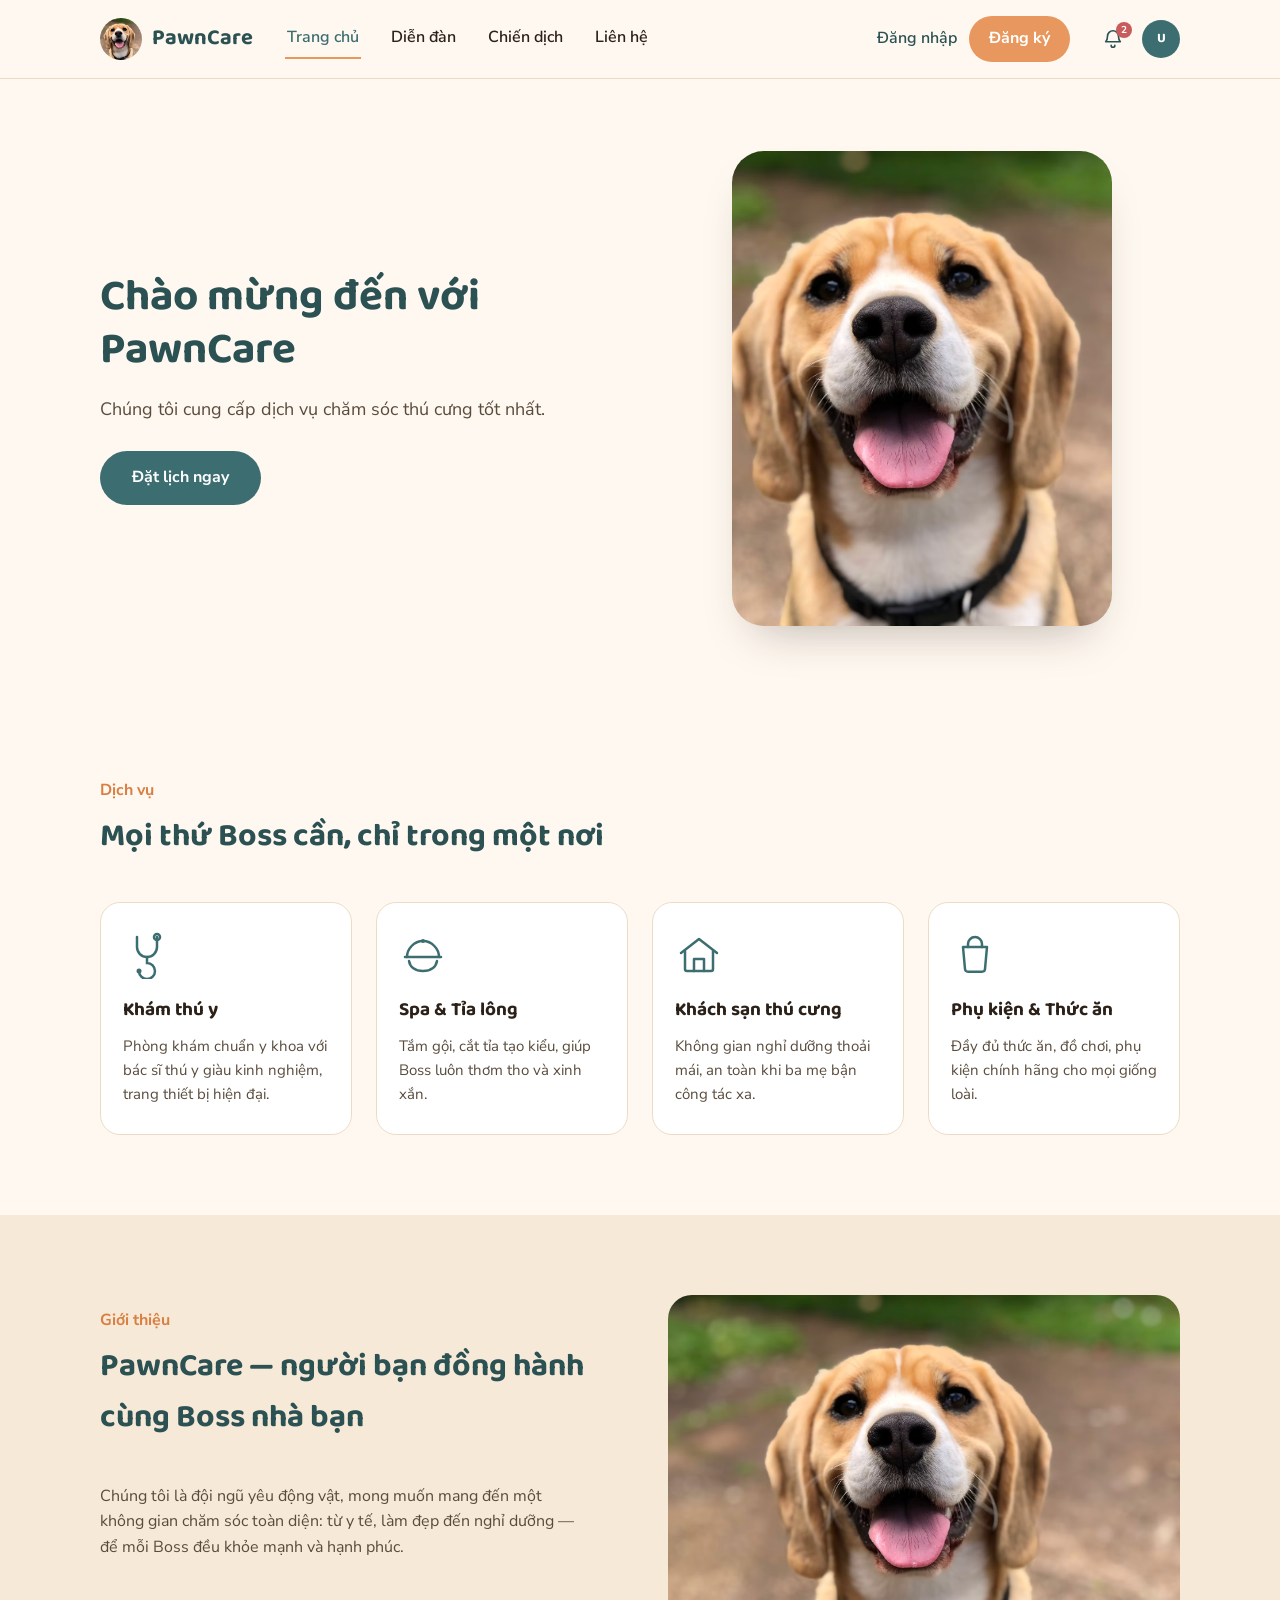
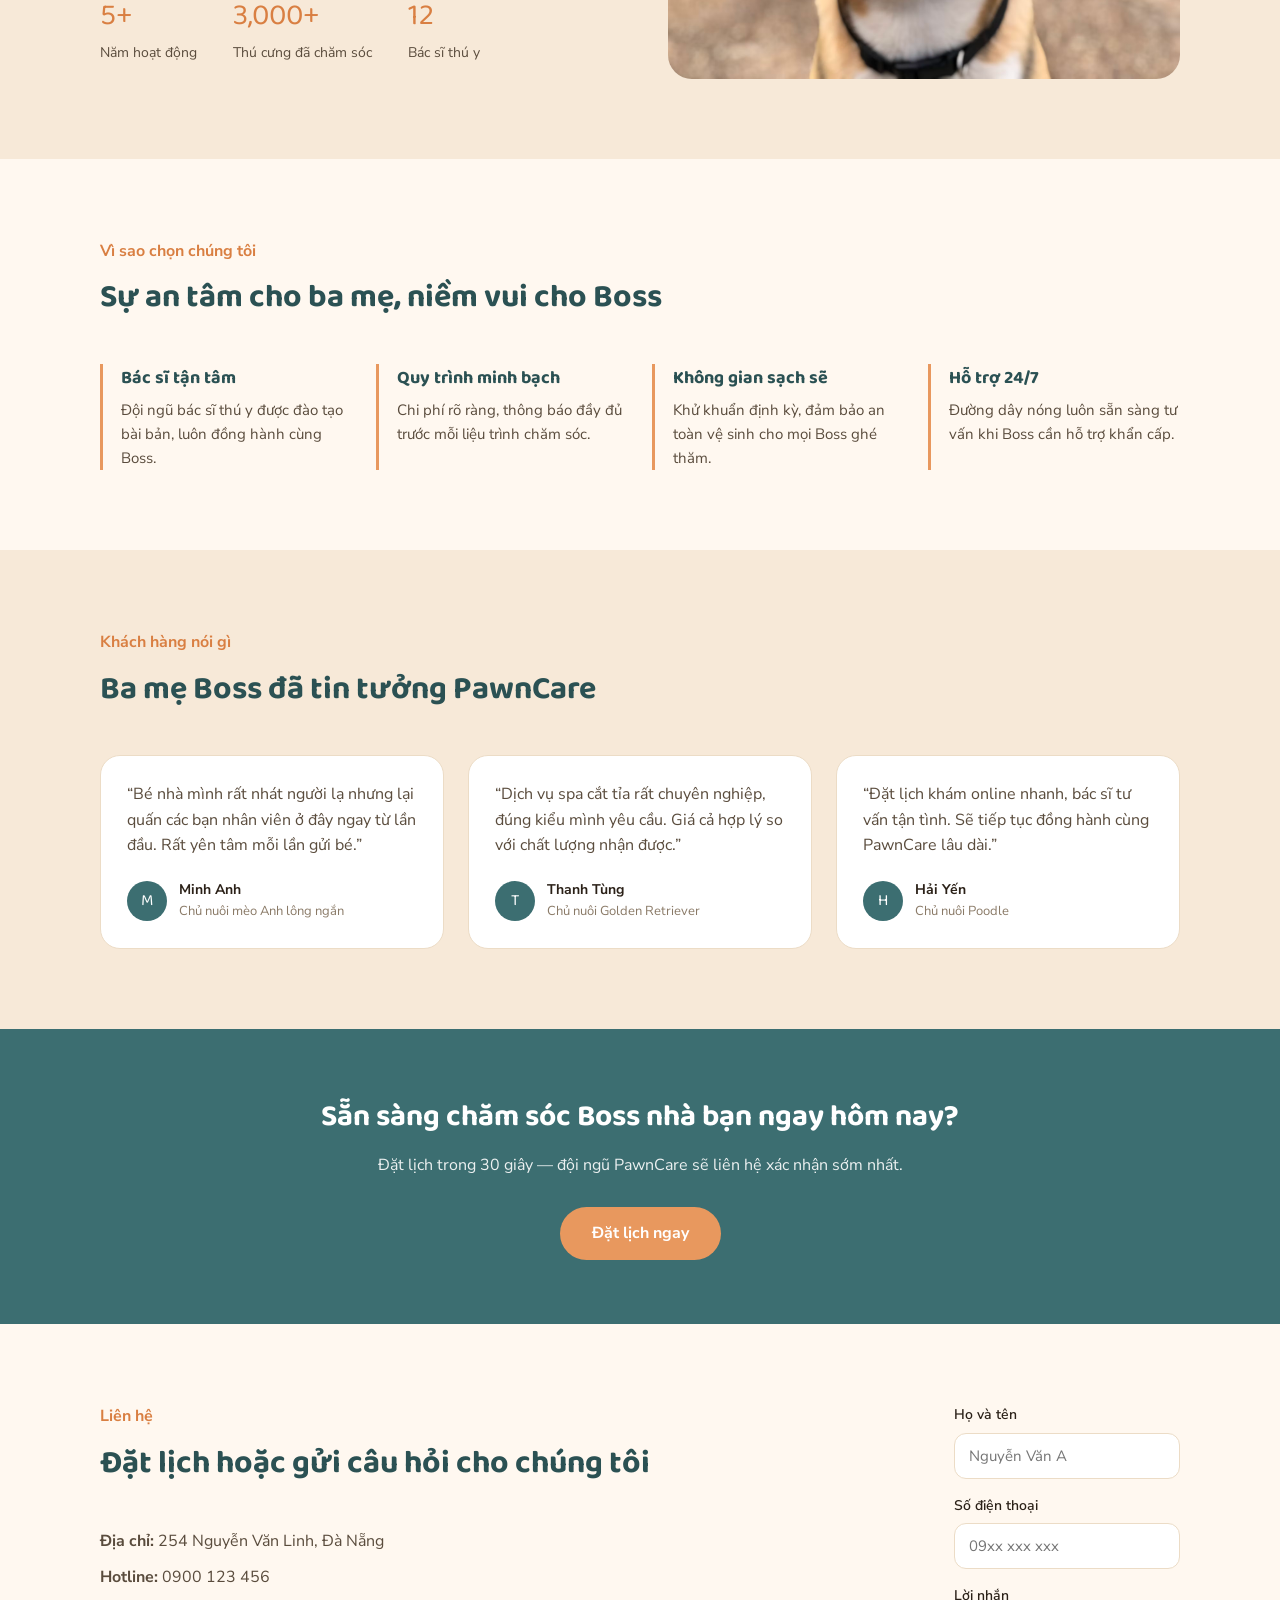
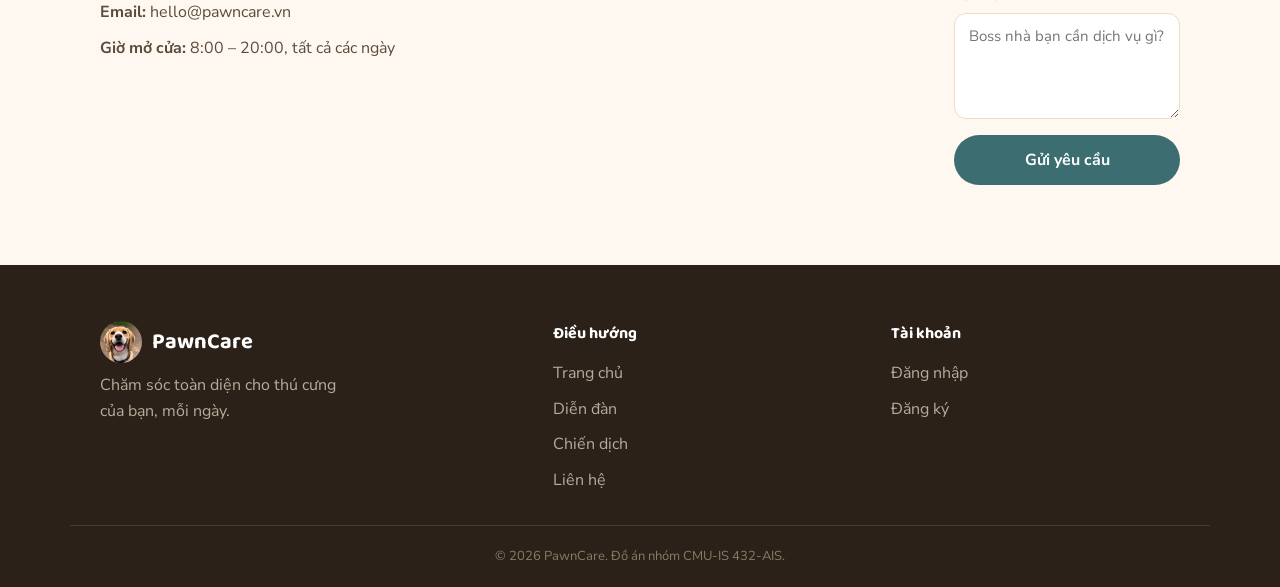
<file: frontend/index.html>
<!doctype html>
<html lang="vi">
  <head>
    <meta charset="UTF-8" />
    <meta name="viewport" content="width=device-width, initial-scale=1.0" />
    <link rel="preconnect" href="https://fonts.googleapis.com" />
    <link rel="preconnect" href="https://fonts.gstatic.com" crossorigin />
    <link
      href="https://fonts.googleapis.com/css2?family=Baloo+2:wght@500;600;700&family=Nunito+Sans:ital,wght@0,400;0,600;0,700;1,400&display=swap"
      rel="stylesheet"
    />
    <link rel="stylesheet" href="./style.css" />
    <title>PawnCare - Chăm sóc thú cưng</title>
  </head>
  <body>
    <!-- ===== HEADER / NAVBAR ===== -->
    <header id="header">
      <div class="header-inner">
        <a href="./index.html" class="logo">
          <img src="./assets/img/dog.avif" alt="PawnCare" class="logo-img" />
          <span class="logo-text">PawnCare</span>
        </a>

        <button class="menu-toggle" id="menuToggle" aria-label="Mở menu" aria-expanded="false">
          <span></span><span></span><span></span>
        </button>

        <nav id="menu">
          <a href="./index.html" class="link active">Trang chủ</a>
          <a href="./forum.html" class="link">Diễn đàn</a>
          <a href="./campaigns.html" class="link">Chiến dịch</a>
          <a href="#contact" class="link">Liên hệ</a>
        </nav>

        <!-- Hiển thị khi CHƯA đăng nhập -->
        <div class="auth" id="authGuest">
          <a href="./login.html" class="link btn-login">Đăng nhập</a>
          <a href="./register.html" class="link btn-signup">Đăng ký</a>
        </div>

        <!-- Hiển thị khi ĐÃ đăng nhập (script.js điều khiển) -->
        <div class="auth auth-user" id="authUser" hidden>
          <a href="./notifications.html" class="icon-btn" aria-label="Thông báo">
            <svg viewBox="0 0 24 24" fill="none" xmlns="http://www.w3.org/2000/svg" width="22" height="22">
              <path d="M6 9a6 6 0 1 1 12 0c0 4 1.5 5.5 2 6H4c.5-.5 2-2 2-6Z" stroke="currentColor" stroke-width="1.8" stroke-linejoin="round"/>
              <path d="M10 19a2 2 0 0 0 4 0" stroke="currentColor" stroke-width="1.8" stroke-linecap="round"/>
            </svg>
            <span class="badge" id="notifBadge" hidden>0</span>
          </a>

          <div class="user-menu">
            <button class="avatar-btn" id="avatarBtn" aria-label="Tài khoản">
              <span id="userInitial">U</span>
            </button>
            <div class="dropdown" id="userDropdown" hidden>
              <p class="dropdown-name" id="userName">—</p>
              <a href="#" class="dropdown-link">Trang cá nhân</a>
              <a href="#" class="dropdown-link" id="logoutBtn">Đăng xuất</a>
            </div>
          </div>
        </div>
      </div>
    </header>

    <!-- ===== HERO ===== -->
    <section id="content">
      <div class="hero-text">
        <h1>Chào mừng đến với PawnCare</h1>
        <p>Chúng tôi cung cấp dịch vụ chăm sóc thú cưng tốt nhất.</p>
        <a href="#contact" class="btn-cta">Đặt lịch ngay</a>
      </div>
      <div class="hero-image">
        <img src="./assets/img/dog.avif" alt="Chú chó đáng yêu" />
      </div>
    </section>

    <!-- ===== DỊCH VỤ ===== -->
    <section id="services" class="section">
      <div class="section-inner">
        <p class="tag">Dịch vụ</p>
        <h2>Mọi thứ Boss cần, chỉ trong một nơi</h2>

        <div class="service-grid">
          <article class="service-card">
            <span class="service-icon">
              <svg viewBox="0 0 48 48" fill="none" xmlns="http://www.w3.org/2000/svg">
                <path d="M14 6v10a10 10 0 0 0 20 0V6" stroke="currentColor" stroke-width="2.5" stroke-linecap="round"/>
                <circle cx="34" cy="6" r="3" stroke="currentColor" stroke-width="2.5"/>
                <path d="M24 26v6a8 8 0 1 1-8 8" stroke="currentColor" stroke-width="2.5" stroke-linecap="round"/>
                <circle cx="16" cy="40" r="2.5" fill="currentColor"/>
              </svg>
            </span>
            <h3>Khám thú y</h3>
            <p>Phòng khám chuẩn y khoa với bác sĩ thú y giàu kinh nghiệm, trang thiết bị hiện đại.</p>
          </article>

          <article class="service-card">
            <span class="service-icon">
              <svg viewBox="0 0 48 48" fill="none" xmlns="http://www.w3.org/2000/svg">
                <path d="M8 26c0-8 7-16 16-16s16 8 16 16" stroke="currentColor" stroke-width="2.5" stroke-linecap="round"/>
                <path d="M6 26h36" stroke="currentColor" stroke-width="2.5" stroke-linecap="round"/>
                <path d="M10 30c1 6 6 10 14 10s13-4 14-10" stroke="currentColor" stroke-width="2.5" stroke-linecap="round"/>
                <circle cx="24" cy="10" r="2" fill="currentColor"/>
              </svg>
            </span>
            <h3>Spa &amp; Tỉa lông</h3>
            <p>Tắm gội, cắt tỉa tạo kiểu, giúp Boss luôn thơm tho và xinh xắn.</p>
          </article>

          <article class="service-card">
            <span class="service-icon">
              <svg viewBox="0 0 48 48" fill="none" xmlns="http://www.w3.org/2000/svg">
                <path d="M6 22 24 8l18 14" stroke="currentColor" stroke-width="2.5" stroke-linecap="round" stroke-linejoin="round"/>
                <path d="M10 20v18a2 2 0 0 0 2 2h24a2 2 0 0 0 2-2V20" stroke="currentColor" stroke-width="2.5" stroke-linecap="round" stroke-linejoin="round"/>
                <path d="M19 40V28h10v12" stroke="currentColor" stroke-width="2.5" stroke-linecap="round" stroke-linejoin="round"/>
              </svg>
            </span>
            <h3>Khách sạn thú cưng</h3>
            <p>Không gian nghỉ dưỡng thoải mái, an toàn khi ba mẹ bận công tác xa.</p>
          </article>

          <article class="service-card">
            <span class="service-icon">
              <svg viewBox="0 0 48 48" fill="none" xmlns="http://www.w3.org/2000/svg">
                <path d="M12 16h24l-2 22a3 3 0 0 1-3 2.7H17a3 3 0 0 1-3-2.7L12 16Z" stroke="currentColor" stroke-width="2.5" stroke-linejoin="round"/>
                <path d="M17 16v-3a7 7 0 0 1 14 0v3" stroke="currentColor" stroke-width="2.5" stroke-linecap="round"/>
              </svg>
            </span>
            <h3>Phụ kiện &amp; Thức ăn</h3>
            <p>Đầy đủ thức ăn, đồ chơi, phụ kiện chính hãng cho mọi giống loài.</p>
          </article>
        </div>
      </div>
    </section>

    <!-- ===== GIỚI THIỆU ===== -->
    <section id="about" class="section section-alt">
      <div class="section-inner about-inner">
        <div class="about-text">
          <p class="tag">Giới thiệu</p>
          <h2>PawnCare — người bạn đồng hành cùng Boss nhà bạn</h2>
          <p class="about-desc">
            Chúng tôi là đội ngũ yêu động vật, mong muốn mang đến một không gian
            chăm sóc toàn diện: từ y tế, làm đẹp đến nghỉ dưỡng — để mỗi Boss
            đều khỏe mạnh và hạnh phúc.
          </p>

          <div class="stats">
            <div class="stat">
              <span class="stat-number">5+</span>
              <span class="stat-label">Năm hoạt động</span>
            </div>
            <div class="stat">
              <span class="stat-number">3,000+</span>
              <span class="stat-label">Thú cưng đã chăm sóc</span>
            </div>
            <div class="stat">
              <span class="stat-number">12</span>
              <span class="stat-label">Bác sĩ thú y</span>
            </div>
          </div>
        </div>

        <div class="about-image">
          <img src="./assets/img/dog.avif" alt="PawnCare chăm sóc thú cưng" />
        </div>
      </div>
    </section>

    <!-- ===== VÌ SAO CHỌN PAWNCARE ===== -->
    <section class="section">
      <div class="section-inner">
        <p class="tag">Vì sao chọn chúng tôi</p>
        <h2>Sự an tâm cho ba mẹ, niềm vui cho Boss</h2>

        <div class="feature-grid">
          <div class="feature">
            <h3>Bác sĩ tận tâm</h3>
            <p>Đội ngũ bác sĩ thú y được đào tạo bài bản, luôn đồng hành cùng Boss.</p>
          </div>
          <div class="feature">
            <h3>Quy trình minh bạch</h3>
            <p>Chi phí rõ ràng, thông báo đầy đủ trước mỗi liệu trình chăm sóc.</p>
          </div>
          <div class="feature">
            <h3>Không gian sạch sẽ</h3>
            <p>Khử khuẩn định kỳ, đảm bảo an toàn vệ sinh cho mọi Boss ghé thăm.</p>
          </div>
          <div class="feature">
            <h3>Hỗ trợ 24/7</h3>
            <p>Đường dây nóng luôn sẵn sàng tư vấn khi Boss cần hỗ trợ khẩn cấp.</p>
          </div>
        </div>
      </div>
    </section>

    <!-- ===== ĐÁNH GIÁ KHÁCH HÀNG ===== -->
    <section class="section section-alt">
      <div class="section-inner">
        <p class="tag">Khách hàng nói gì</p>
        <h2>Ba mẹ Boss đã tin tưởng PawnCare</h2>

        <div class="review-grid">
          <article class="review-card">
            <p class="review-text">
              “Bé nhà mình rất nhát người lạ nhưng lại quấn các bạn nhân viên ở
              đây ngay từ lần đầu. Rất yên tâm mỗi lần gửi bé.”
            </p>
            <div class="review-author">
              <span class="avatar">M</span>
              <div>
                <p class="author-name">Minh Anh</p>
                <p class="author-role">Chủ nuôi mèo Anh lông ngắn</p>
              </div>
            </div>
          </article>

          <article class="review-card">
            <p class="review-text">
              “Dịch vụ spa cắt tỉa rất chuyên nghiệp, đúng kiểu mình yêu cầu.
              Giá cả hợp lý so với chất lượng nhận được.”
            </p>
            <div class="review-author">
              <span class="avatar">T</span>
              <div>
                <p class="author-name">Thanh Tùng</p>
                <p class="author-role">Chủ nuôi Golden Retriever</p>
              </div>
            </div>
          </article>

          <article class="review-card">
            <p class="review-text">
              “Đặt lịch khám online nhanh, bác sĩ tư vấn tận tình. Sẽ tiếp tục
              đồng hành cùng PawnCare lâu dài.”
            </p>
            <div class="review-author">
              <span class="avatar">H</span>
              <div>
                <p class="author-name">Hải Yến</p>
                <p class="author-role">Chủ nuôi Poodle</p>
              </div>
            </div>
          </article>
        </div>
      </div>
    </section>

    <!-- ===== CTA BANNER ===== -->
    <section class="cta-banner">
      <div class="section-inner cta-inner">
        <h2>Sẵn sàng chăm sóc Boss nhà bạn ngay hôm nay?</h2>
        <p>Đặt lịch trong 30 giây — đội ngũ PawnCare sẽ liên hệ xác nhận sớm nhất.</p>
        <a href="#contact" class="btn-cta btn-cta-light">Đặt lịch ngay</a>
      </div>
    </section>

    <!-- ===== LIÊN HỆ ===== -->
    <section id="contact" class="section">
      <div class="section-inner contact-inner">
        <div class="contact-info">
          <p class="tag">Liên hệ</p>
          <h2>Đặt lịch hoặc gửi câu hỏi cho chúng tôi</h2>
          <ul class="contact-list">
            <li><strong>Địa chỉ:</strong> 254 Nguyễn Văn Linh, Đà Nẵng</li>
            <li><strong>Hotline:</strong> 0900 123 456</li>
            <li><strong>Email:</strong> hello@pawncare.vn</li>
            <li><strong>Giờ mở cửa:</strong> 8:00 – 20:00, tất cả các ngày</li>
          </ul>
        </div>

        <form class="form" id="contactForm">
          <label data-field="name">
            Họ và tên
            <input type="text" name="name" placeholder="Nguyễn Văn A" required />
          </label>
          <label data-field="phone">
            Số điện thoại
            <input type="tel" name="phone" placeholder="09xx xxx xxx" required />
          </label>
          <label data-field="message">
            Lời nhắn
            <textarea name="message" rows="4" placeholder="Boss nhà bạn cần dịch vụ gì?"></textarea>
          </label>
          <p class="form-message" id="contactMessage"></p>
          <button type="submit" class="btn-cta">Gửi yêu cầu</button>
        </form>
      </div>
    </section>

    <!-- ===== FOOTER ===== -->
    <footer id="footer">
      <div class="section-inner footer-inner">
        <div class="footer-brand">
          <a href="./index.html" class="logo">
            <img src="./assets/img/dog.avif" alt="PawnCare" class="logo-img" />
            <span class="logo-text">PawnCare</span>
          </a>
          <p>Chăm sóc toàn diện cho thú cưng của bạn, mỗi ngày.</p>
        </div>

        <div class="footer-links">
          <h4>Điều hướng</h4>
          <a href="./index.html" class="link">Trang chủ</a>
          <a href="./forum.html" class="link">Diễn đàn</a>
          <a href="./campaigns.html" class="link">Chiến dịch</a>
          <a href="#contact" class="link">Liên hệ</a>
        </div>

        <div class="footer-links">
          <h4>Tài khoản</h4>
          <a href="./login.html" class="link">Đăng nhập</a>
          <a href="./register.html" class="link">Đăng ký</a>
        </div>
      </div>
      <p class="footer-copy">© 2026 PawnCare. Đồ án nhóm CMU-IS 432-AIS.</p>
    </footer>

    <script src="./script.js"></script>
  </body>
</html>
</file>
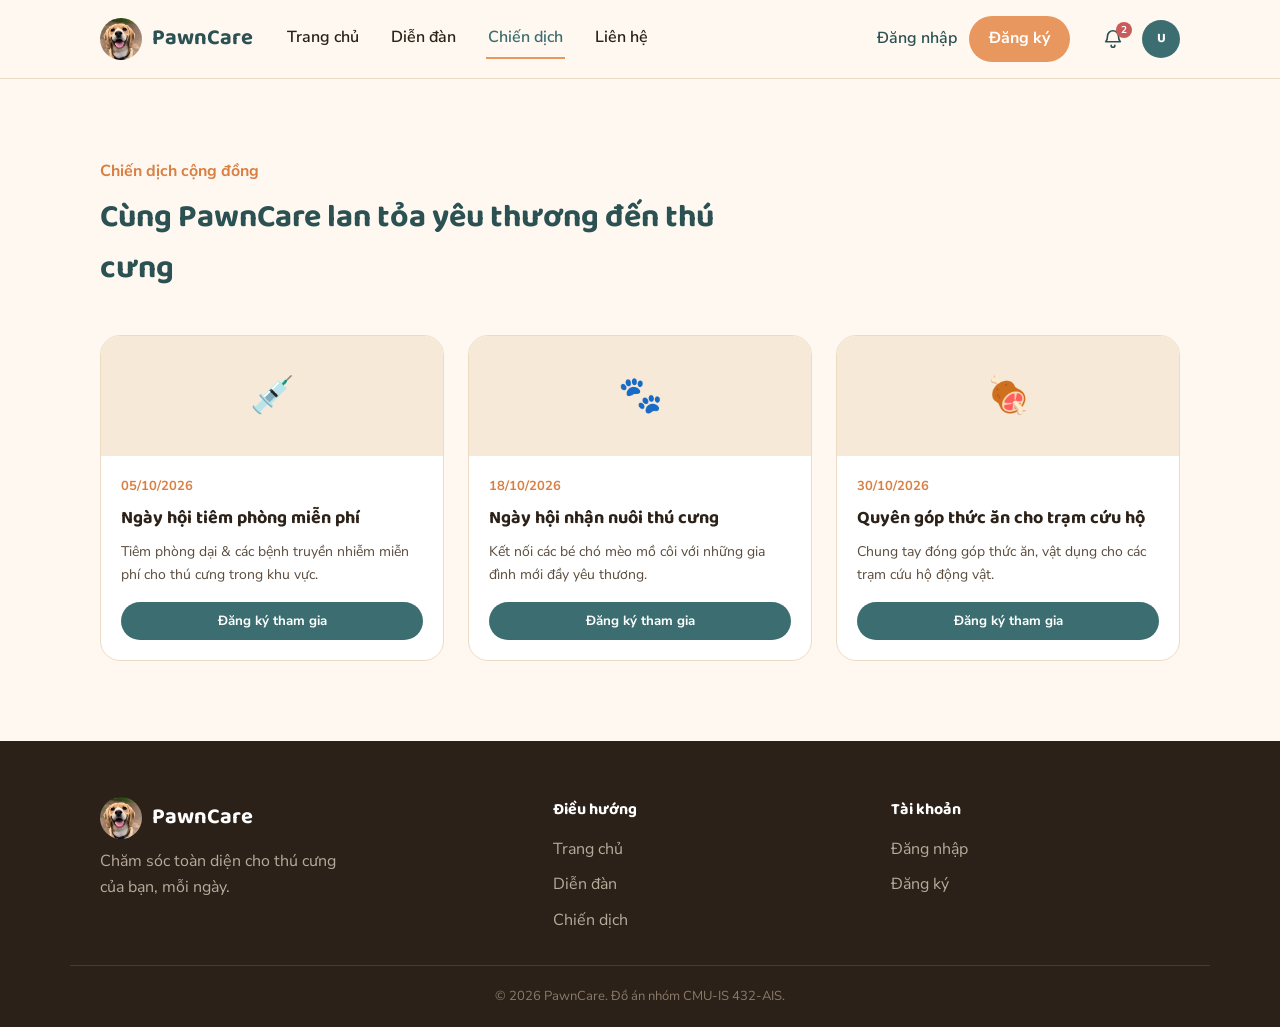
<file: frontend/campaigns.html>
<!doctype html>
<html lang="vi">
  <head>
    <meta charset="UTF-8" />
    <meta name="viewport" content="width=device-width, initial-scale=1.0" />
    <link rel="preconnect" href="https://fonts.googleapis.com" />
    <link rel="preconnect" href="https://fonts.gstatic.com" crossorigin />
    <link
      href="https://fonts.googleapis.com/css2?family=Baloo+2:wght@500;600;700&family=Nunito+Sans:ital,wght@0,400;0,600;0,700;1,400&display=swap"
      rel="stylesheet"
    />
    <link rel="stylesheet" href="./style.css" />
    <title>Chiến dịch - PawnCare</title>
  </head>
  <body>
    <header id="header">
      <div class="header-inner">
        <a href="./index.html" class="logo">
          <img src="./assets/img/dog.avif" alt="PawnCare" class="logo-img" />
          <span class="logo-text">PawnCare</span>
        </a>
        <button class="menu-toggle" id="menuToggle" aria-label="Mở menu" aria-expanded="false">
          <span></span><span></span><span></span>
        </button>
        <nav id="menu">
          <a href="./index.html" class="link">Trang chủ</a>
          <a href="./forum.html" class="link">Diễn đàn</a>
          <a href="./campaigns.html" class="link active">Chiến dịch</a>
          <a href="./index.html#contact" class="link">Liên hệ</a>
        </nav>
        <div class="auth" id="authGuest">
          <a href="./login.html" class="link btn-login">Đăng nhập</a>
          <a href="./register.html" class="link btn-signup">Đăng ký</a>
        </div>
        <div class="auth auth-user" id="authUser" hidden>
          <a href="./notifications.html" class="icon-btn" aria-label="Thông báo">
            <svg viewBox="0 0 24 24" fill="none" xmlns="http://www.w3.org/2000/svg" width="22" height="22">
              <path d="M6 9a6 6 0 1 1 12 0c0 4 1.5 5.5 2 6H4c.5-.5 2-2 2-6Z" stroke="currentColor" stroke-width="1.8" stroke-linejoin="round"/>
              <path d="M10 19a2 2 0 0 0 4 0" stroke="currentColor" stroke-width="1.8" stroke-linecap="round"/>
            </svg>
            <span class="badge" id="notifBadge" hidden>0</span>
          </a>
          <div class="user-menu">
            <button class="avatar-btn" id="avatarBtn" aria-label="Tài khoản">
              <span id="userInitial">U</span>
            </button>
            <div class="dropdown" id="userDropdown" hidden>
              <p class="dropdown-name" id="userName">—</p>
              <a href="#" class="dropdown-link">Trang cá nhân</a>
              <a href="#" class="dropdown-link" id="logoutBtn">Đăng xuất</a>
            </div>
          </div>
        </div>
      </div>
    </header>

    <section class="section">
      <div class="section-inner">
        <p class="tag">Chiến dịch cộng đồng</p>
        <h2>Cùng PawnCare lan tỏa yêu thương đến thú cưng</h2>

        <div class="campaign-grid" id="campaignGrid"></div>
      </div>
    </section>

    <!-- Modal đăng ký tham gia chiến dịch -->
    <div class="modal-overlay" id="campaignModal" hidden>
      <div class="modal-card">
        <button class="modal-close" id="campaignModalClose" aria-label="Đóng">✕</button>
        <h3 id="campaignModalTitle">Đăng ký chiến dịch</h3>

        <form class="form" id="campaignForm" novalidate>
          <label>
            Họ và tên
            <input type="text" name="regName" placeholder="Nguyễn Văn A" required />
          </label>
          <label>
            Số điện thoại
            <input type="tel" name="regPhone" placeholder="09xx xxx xxx" required />
          </label>
          <label>
            Email
            <input type="email" name="regEmail" placeholder="ban@email.com" required />
          </label>
          <p class="form-message" id="campaignFormMessage"></p>
          <button type="submit" class="btn-cta">Xác nhận đăng ký</button>
        </form>
      </div>
    </div>

    <footer id="footer">
      <div class="section-inner footer-inner">
        <div class="footer-brand">
          <a href="./index.html" class="logo">
            <img src="./assets/img/dog.avif" alt="PawnCare" class="logo-img" />
            <span class="logo-text">PawnCare</span>
          </a>
          <p>Chăm sóc toàn diện cho thú cưng của bạn, mỗi ngày.</p>
        </div>
        <div class="footer-links">
          <h4>Điều hướng</h4>
          <a href="./index.html" class="link">Trang chủ</a>
          <a href="./forum.html" class="link">Diễn đàn</a>
          <a href="./campaigns.html" class="link">Chiến dịch</a>
        </div>
        <div class="footer-links">
          <h4>Tài khoản</h4>
          <a href="./login.html" class="link">Đăng nhập</a>
          <a href="./register.html" class="link">Đăng ký</a>
        </div>
      </div>
      <p class="footer-copy">© 2026 PawnCare. Đồ án nhóm CMU-IS 432-AIS.</p>
    </footer>

    <script src="./script.js"></script>
  </body>
</html>
</file>
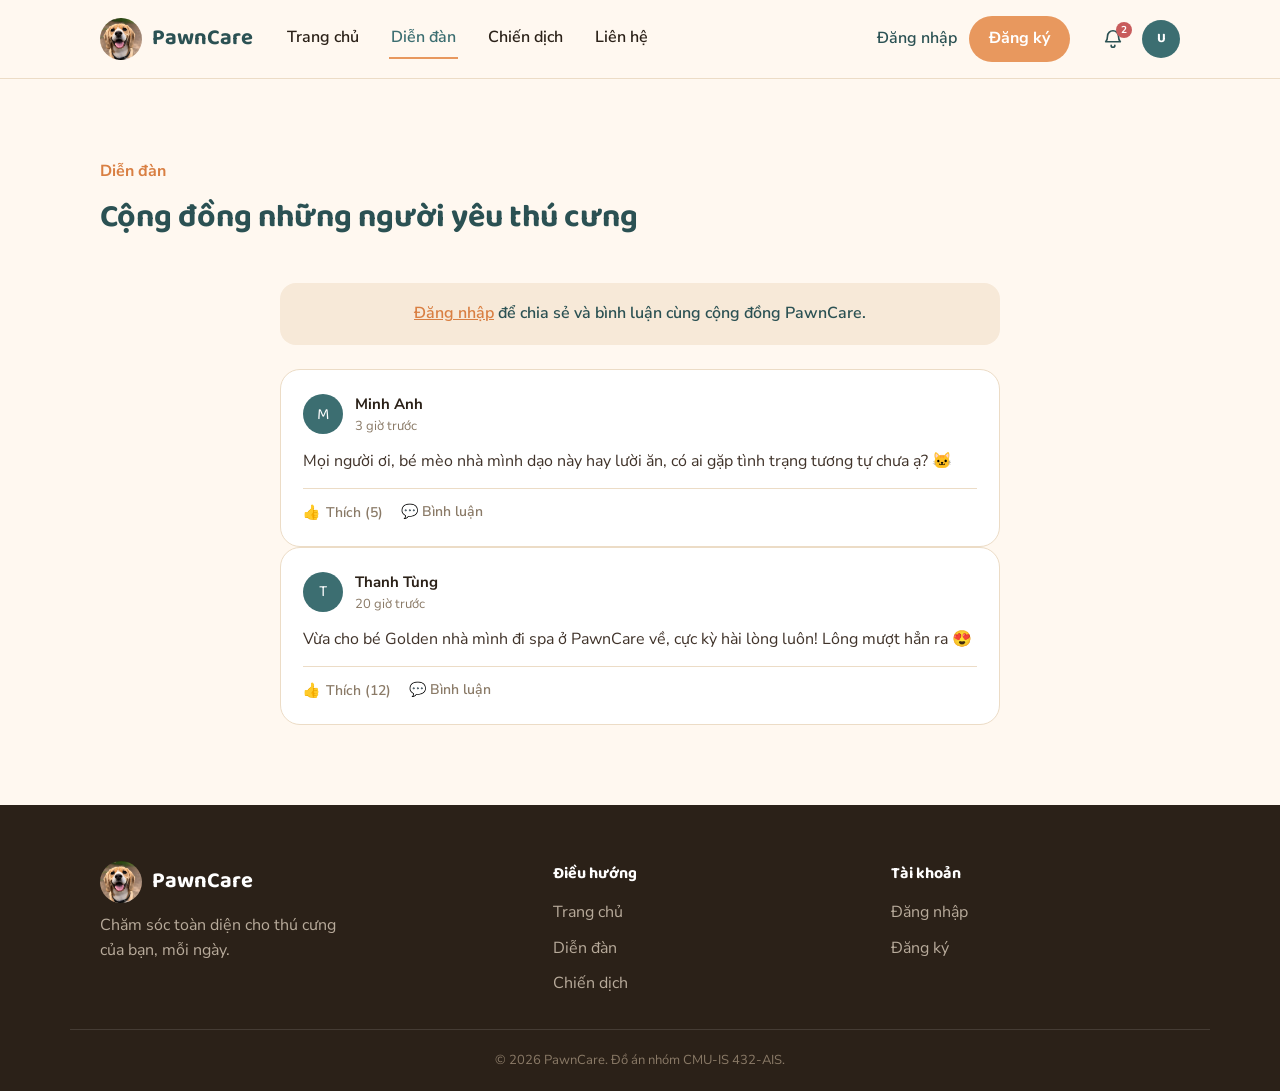
<file: frontend/forum.html>
<!doctype html>
<html lang="vi">
  <head>
    <meta charset="UTF-8" />
    <meta name="viewport" content="width=device-width, initial-scale=1.0" />
    <link rel="preconnect" href="https://fonts.googleapis.com" />
    <link rel="preconnect" href="https://fonts.gstatic.com" crossorigin />
    <link
      href="https://fonts.googleapis.com/css2?family=Baloo+2:wght@500;600;700&family=Nunito+Sans:ital,wght@0,400;0,600;0,700;1,400&display=swap"
      rel="stylesheet"
    />
    <link rel="stylesheet" href="./style.css" />
    <title>Diễn đàn - PawnCare</title>
  </head>
  <body>
    <header id="header">
      <div class="header-inner">
        <a href="./index.html" class="logo">
          <img src="./assets/img/dog.avif" alt="PawnCare" class="logo-img" />
          <span class="logo-text">PawnCare</span>
        </a>
        <button class="menu-toggle" id="menuToggle" aria-label="Mở menu" aria-expanded="false">
          <span></span><span></span><span></span>
        </button>
        <nav id="menu">
          <a href="./index.html" class="link">Trang chủ</a>
          <a href="./forum.html" class="link active">Diễn đàn</a>
          <a href="./campaigns.html" class="link">Chiến dịch</a>
          <a href="./index.html#contact" class="link">Liên hệ</a>
        </nav>
        <div class="auth" id="authGuest">
          <a href="./login.html" class="link btn-login">Đăng nhập</a>
          <a href="./register.html" class="link btn-signup">Đăng ký</a>
        </div>
        <div class="auth auth-user" id="authUser" hidden>
          <a href="./notifications.html" class="icon-btn" aria-label="Thông báo">
            <svg viewBox="0 0 24 24" fill="none" xmlns="http://www.w3.org/2000/svg" width="22" height="22">
              <path d="M6 9a6 6 0 1 1 12 0c0 4 1.5 5.5 2 6H4c.5-.5 2-2 2-6Z" stroke="currentColor" stroke-width="1.8" stroke-linejoin="round"/>
              <path d="M10 19a2 2 0 0 0 4 0" stroke="currentColor" stroke-width="1.8" stroke-linecap="round"/>
            </svg>
            <span class="badge" id="notifBadge" hidden>0</span>
          </a>
          <div class="user-menu">
            <button class="avatar-btn" id="avatarBtn" aria-label="Tài khoản">
              <span id="userInitial">U</span>
            </button>
            <div class="dropdown" id="userDropdown" hidden>
              <p class="dropdown-name" id="userName">—</p>
              <a href="#" class="dropdown-link">Trang cá nhân</a>
              <a href="#" class="dropdown-link" id="logoutBtn">Đăng xuất</a>
            </div>
          </div>
        </div>
      </div>
    </header>

    <section class="section">
      <div class="section-inner">
        <p class="tag">Diễn đàn</p>
        <h2>Cộng đồng những người yêu thú cưng</h2>

        <div class="forum-layout">
          <!-- Composer: chỉ hiện khi đã đăng nhập -->
          <div class="composer" id="composerBox" hidden>
            <textarea id="postContent" rows="3" placeholder="Bạn đang nghĩ gì về Boss nhà mình?"></textarea>
            <div class="composer-footer">
              <button class="btn-cta" id="submitPost" type="button">Đăng bài</button>
            </div>
          </div>

          <div class="composer-locked" id="composerLocked" hidden>
            <a href="./login.html">Đăng nhập</a> để chia sẻ và bình luận cùng cộng đồng PawnCare.
          </div>

          <div id="postList"></div>
        </div>
      </div>
    </section>

    <footer id="footer">
      <div class="section-inner footer-inner">
        <div class="footer-brand">
          <a href="./index.html" class="logo">
            <img src="./assets/img/dog.avif" alt="PawnCare" class="logo-img" />
            <span class="logo-text">PawnCare</span>
          </a>
          <p>Chăm sóc toàn diện cho thú cưng của bạn, mỗi ngày.</p>
        </div>
        <div class="footer-links">
          <h4>Điều hướng</h4>
          <a href="./index.html" class="link">Trang chủ</a>
          <a href="./forum.html" class="link">Diễn đàn</a>
          <a href="./campaigns.html" class="link">Chiến dịch</a>
        </div>
        <div class="footer-links">
          <h4>Tài khoản</h4>
          <a href="./login.html" class="link">Đăng nhập</a>
          <a href="./register.html" class="link">Đăng ký</a>
        </div>
      </div>
      <p class="footer-copy">© 2026 PawnCare. Đồ án nhóm CMU-IS 432-AIS.</p>
    </footer>

    <script src="./script.js"></script>
  </body>
</html>
</file>
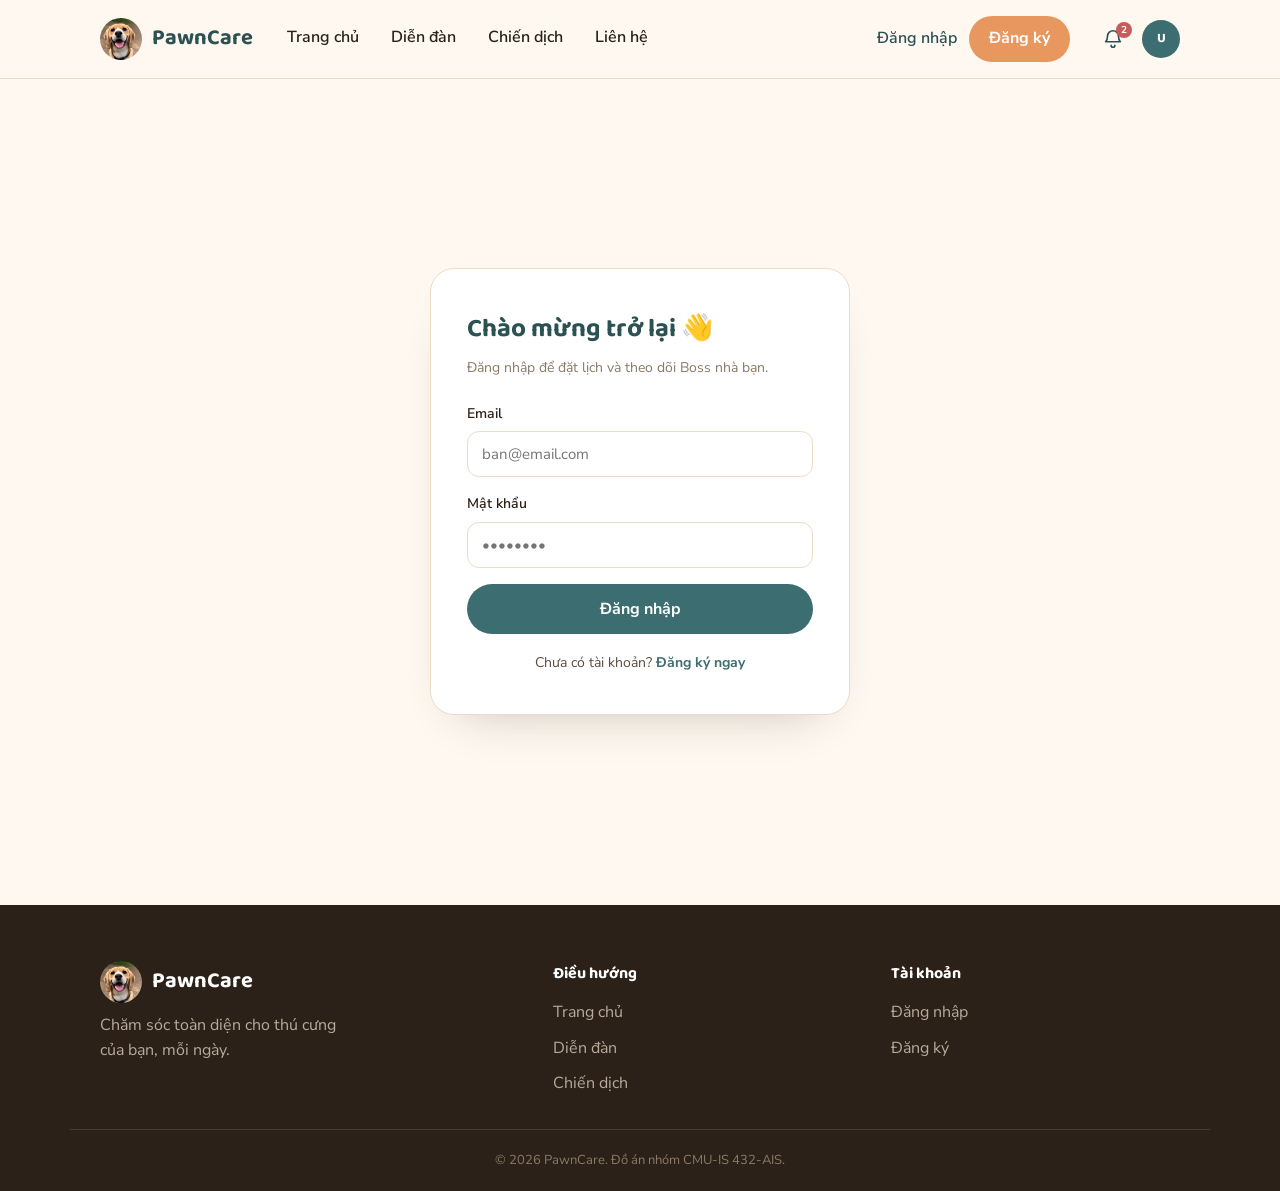
<file: frontend/login.html>
<!doctype html>
<html lang="vi">
  <head>
    <meta charset="UTF-8" />
    <meta name="viewport" content="width=device-width, initial-scale=1.0" />
    <link rel="preconnect" href="https://fonts.googleapis.com" />
    <link rel="preconnect" href="https://fonts.gstatic.com" crossorigin />
    <link
      href="https://fonts.googleapis.com/css2?family=Baloo+2:wght@500;600;700&family=Nunito+Sans:ital,wght@0,400;0,600;0,700;1,400&display=swap"
      rel="stylesheet"
    />
    <link rel="stylesheet" href="./style.css" />
    <title>Đăng nhập - PawnCare</title>
  </head>
  <body>
    <header id="header">
      <div class="header-inner">
        <a href="./index.html" class="logo">
          <img src="./assets/img/dog.avif" alt="PawnCare" class="logo-img" />
          <span class="logo-text">PawnCare</span>
        </a>
        <button class="menu-toggle" id="menuToggle" aria-label="Mở menu" aria-expanded="false">
          <span></span><span></span><span></span>
        </button>
        <nav id="menu">
          <a href="./index.html" class="link">Trang chủ</a>
          <a href="./forum.html" class="link">Diễn đàn</a>
          <a href="./campaigns.html" class="link">Chiến dịch</a>
          <a href="./index.html#contact" class="link">Liên hệ</a>
        </nav>
        <div class="auth" id="authGuest">
          <a href="./login.html" class="link btn-login">Đăng nhập</a>
          <a href="./register.html" class="link btn-signup">Đăng ký</a>
        </div>
        <div class="auth auth-user" id="authUser" hidden>
          <a href="./notifications.html" class="icon-btn" aria-label="Thông báo">
            <svg viewBox="0 0 24 24" fill="none" xmlns="http://www.w3.org/2000/svg" width="22" height="22">
              <path d="M6 9a6 6 0 1 1 12 0c0 4 1.5 5.5 2 6H4c.5-.5 2-2 2-6Z" stroke="currentColor" stroke-width="1.8" stroke-linejoin="round"/>
              <path d="M10 19a2 2 0 0 0 4 0" stroke="currentColor" stroke-width="1.8" stroke-linecap="round"/>
            </svg>
            <span class="badge" id="notifBadge" hidden>0</span>
          </a>
          <div class="user-menu">
            <button class="avatar-btn" id="avatarBtn" aria-label="Tài khoản">
              <span id="userInitial">U</span>
            </button>
            <div class="dropdown" id="userDropdown" hidden>
              <p class="dropdown-name" id="userName">—</p>
              <a href="#" class="dropdown-link">Trang cá nhân</a>
              <a href="#" class="dropdown-link" id="logoutBtn">Đăng xuất</a>
            </div>
          </div>
        </div>
      </div>
    </header>

    <main class="auth-page">
      <div class="auth-card">
        <h1>Chào mừng trở lại 👋</h1>
        <p class="auth-sub">Đăng nhập để đặt lịch và theo dõi Boss nhà bạn.</p>

        <form class="form" id="loginForm" novalidate>
          <label data-field="email">
            Email
            <input type="email" name="email" placeholder="ban@email.com" required />
            <span class="field-error"></span>
          </label>
          <label data-field="password">
            Mật khẩu
            <input type="password" name="password" placeholder="••••••••" required />
            <span class="field-error"></span>
          </label>
          <p class="form-message" id="loginMessage"></p>
          <button type="submit" class="btn-cta">Đăng nhập</button>
        </form>

        <p class="auth-switch">
          Chưa có tài khoản? <a href="./register.html">Đăng ký ngay</a>
        </p>
      </div>
    </main>

    <footer id="footer">
      <div class="section-inner footer-inner">
        <div class="footer-brand">
          <a href="./index.html" class="logo">
            <img src="./assets/img/dog.avif" alt="PawnCare" class="logo-img" />
            <span class="logo-text">PawnCare</span>
          </a>
          <p>Chăm sóc toàn diện cho thú cưng của bạn, mỗi ngày.</p>
        </div>
        <div class="footer-links">
          <h4>Điều hướng</h4>
          <a href="./index.html" class="link">Trang chủ</a>
          <a href="./forum.html" class="link">Diễn đàn</a>
          <a href="./campaigns.html" class="link">Chiến dịch</a>
        </div>
        <div class="footer-links">
          <h4>Tài khoản</h4>
          <a href="./login.html" class="link">Đăng nhập</a>
          <a href="./register.html" class="link">Đăng ký</a>
        </div>
      </div>
      <p class="footer-copy">© 2026 PawnCare. Đồ án nhóm CMU-IS 432-AIS.</p>
    </footer>

    <script src="./script.js"></script>
  </body>
</html>
</file>
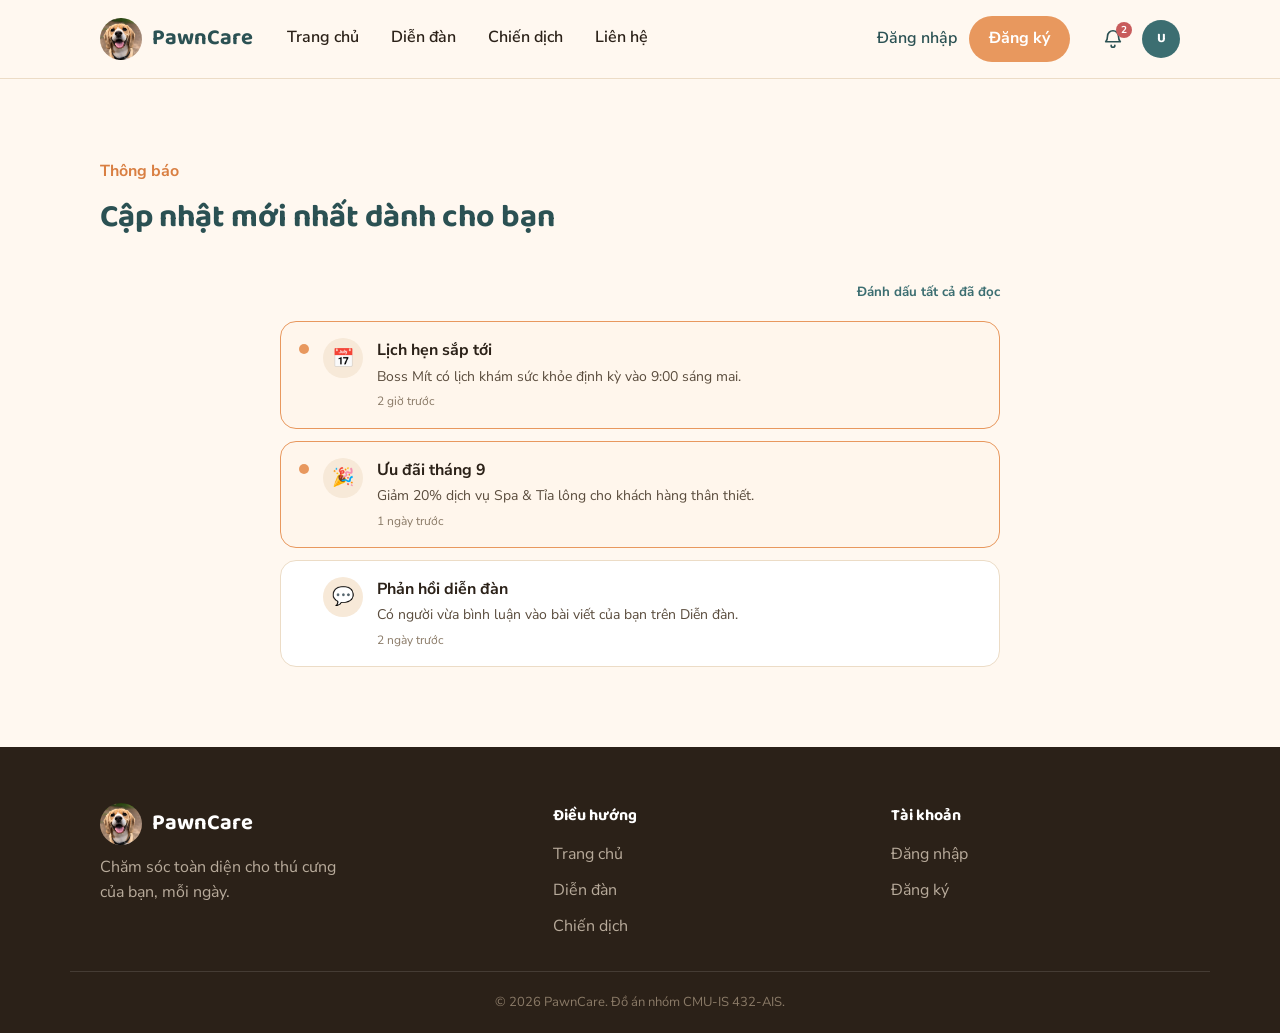
<file: frontend/notifications.html>
<!doctype html>
<html lang="vi">
  <head>
    <meta charset="UTF-8" />
    <meta name="viewport" content="width=device-width, initial-scale=1.0" />
    <link rel="preconnect" href="https://fonts.googleapis.com" />
    <link rel="preconnect" href="https://fonts.gstatic.com" crossorigin />
    <link
      href="https://fonts.googleapis.com/css2?family=Baloo+2:wght@500;600;700&family=Nunito+Sans:ital,wght@0,400;0,600;0,700;1,400&display=swap"
      rel="stylesheet"
    />
    <link rel="stylesheet" href="./style.css" />
    <title>Thông báo - PawnCare</title>
  </head>
  <body>
    <header id="header">
      <div class="header-inner">
        <a href="./index.html" class="logo">
          <img src="./assets/img/dog.avif" alt="PawnCare" class="logo-img" />
          <span class="logo-text">PawnCare</span>
        </a>
        <button class="menu-toggle" id="menuToggle" aria-label="Mở menu" aria-expanded="false">
          <span></span><span></span><span></span>
        </button>
        <nav id="menu">
          <a href="./index.html" class="link">Trang chủ</a>
          <a href="./forum.html" class="link">Diễn đàn</a>
          <a href="./campaigns.html" class="link">Chiến dịch</a>
          <a href="./index.html#contact" class="link">Liên hệ</a>
        </nav>
        <div class="auth" id="authGuest">
          <a href="./login.html" class="link btn-login">Đăng nhập</a>
          <a href="./register.html" class="link btn-signup">Đăng ký</a>
        </div>
        <div class="auth auth-user" id="authUser" hidden>
          <a href="./notifications.html" class="icon-btn" aria-label="Thông báo">
            <svg viewBox="0 0 24 24" fill="none" xmlns="http://www.w3.org/2000/svg" width="22" height="22">
              <path d="M6 9a6 6 0 1 1 12 0c0 4 1.5 5.5 2 6H4c.5-.5 2-2 2-6Z" stroke="currentColor" stroke-width="1.8" stroke-linejoin="round"/>
              <path d="M10 19a2 2 0 0 0 4 0" stroke="currentColor" stroke-width="1.8" stroke-linecap="round"/>
            </svg>
            <span class="badge" id="notifBadge" hidden>0</span>
          </a>
          <div class="user-menu">
            <button class="avatar-btn" id="avatarBtn" aria-label="Tài khoản">
              <span id="userInitial">U</span>
            </button>
            <div class="dropdown" id="userDropdown" hidden>
              <p class="dropdown-name" id="userName">—</p>
              <a href="#" class="dropdown-link">Trang cá nhân</a>
              <a href="#" class="dropdown-link" id="logoutBtn">Đăng xuất</a>
            </div>
          </div>
        </div>
      </div>
    </header>

    <section class="section">
      <div class="section-inner">
        <p class="tag">Thông báo</p>
        <h2>Cập nhật mới nhất dành cho bạn</h2>

        <div class="notif-toolbar">
          <span></span>
          <button class="btn-text" id="markAllRead" type="button">Đánh dấu tất cả đã đọc</button>
        </div>

        <div class="notif-list" id="notifList"></div>
        <p class="empty-state" id="notifEmpty" hidden>Bạn chưa có thông báo nào.</p>
      </div>
    </section>

    <footer id="footer">
      <div class="section-inner footer-inner">
        <div class="footer-brand">
          <a href="./index.html" class="logo">
            <img src="./assets/img/dog.avif" alt="PawnCare" class="logo-img" />
            <span class="logo-text">PawnCare</span>
          </a>
          <p>Chăm sóc toàn diện cho thú cưng của bạn, mỗi ngày.</p>
        </div>
        <div class="footer-links">
          <h4>Điều hướng</h4>
          <a href="./index.html" class="link">Trang chủ</a>
          <a href="./forum.html" class="link">Diễn đàn</a>
          <a href="./campaigns.html" class="link">Chiến dịch</a>
        </div>
        <div class="footer-links">
          <h4>Tài khoản</h4>
          <a href="./login.html" class="link">Đăng nhập</a>
          <a href="./register.html" class="link">Đăng ký</a>
        </div>
      </div>
      <p class="footer-copy">© 2026 PawnCare. Đồ án nhóm CMU-IS 432-AIS.</p>
    </footer>

    <script src="./script.js"></script>
  </body>
</html>
</file>
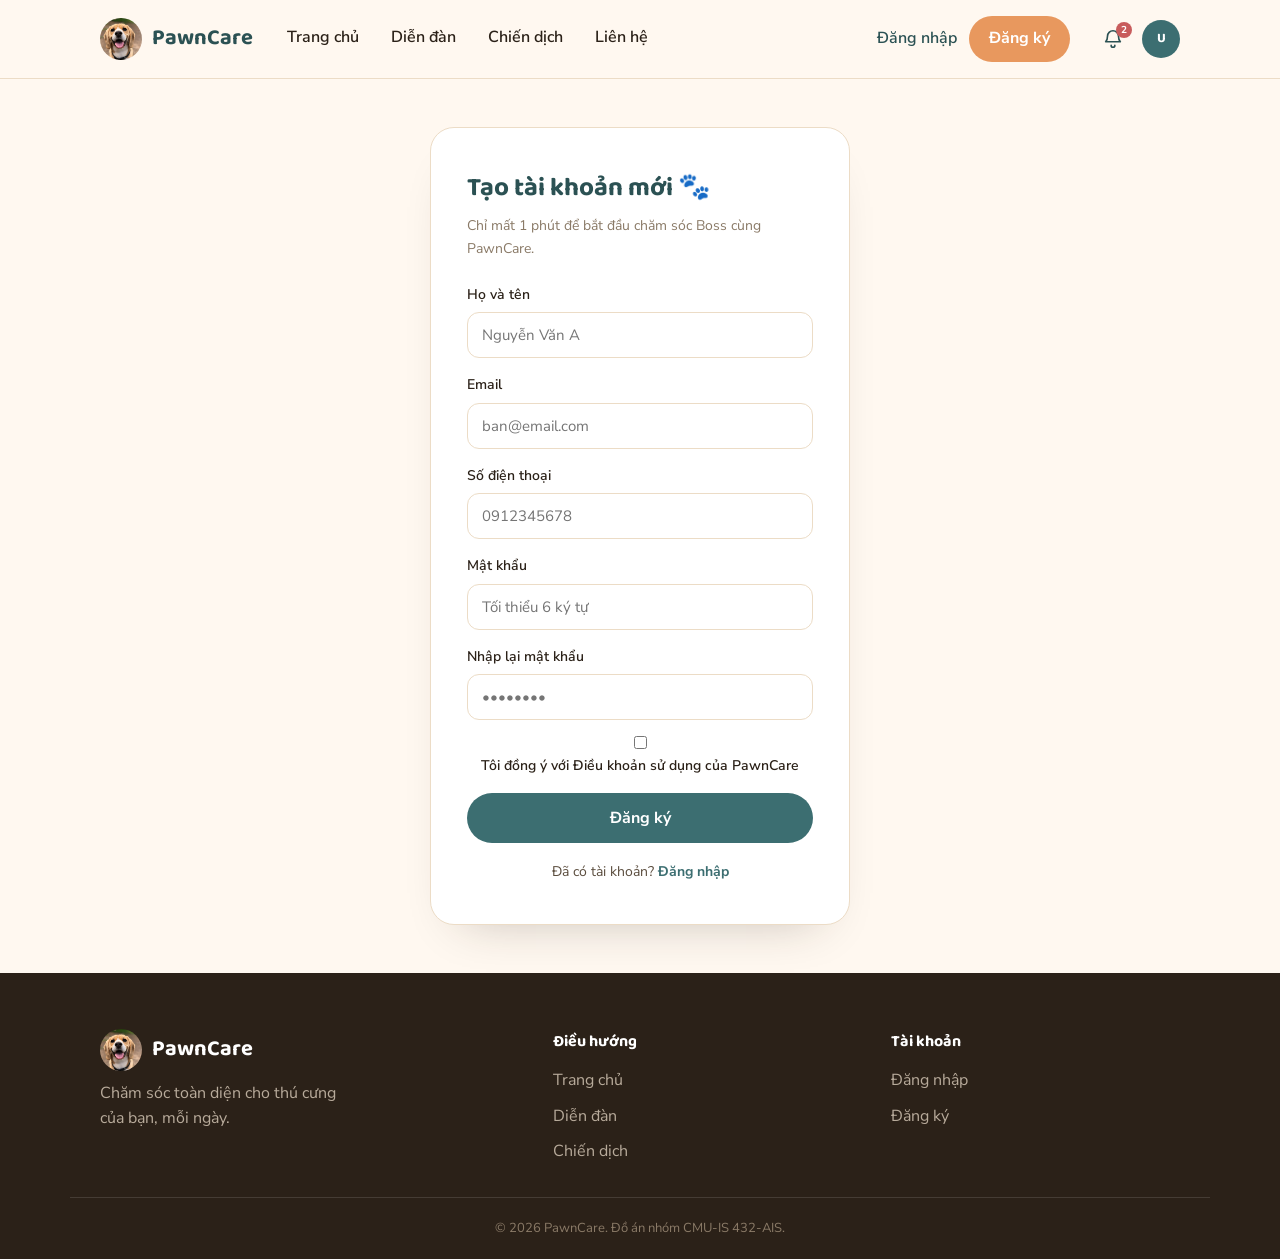
<file: frontend/register.html>
<!doctype html>
<html lang="vi">
  <head>
    <meta charset="UTF-8" />
    <meta name="viewport" content="width=device-width, initial-scale=1.0" />
    <link rel="preconnect" href="https://fonts.googleapis.com" />
    <link rel="preconnect" href="https://fonts.gstatic.com" crossorigin />
    <link
      href="https://fonts.googleapis.com/css2?family=Baloo+2:wght@500;600;700&family=Nunito+Sans:ital,wght@0,400;0,600;0,700;1,400&display=swap"
      rel="stylesheet"
    />
    <link rel="stylesheet" href="./style.css" />
    <title>Đăng ký - PawnCare</title>
  </head>
  <body>
    <header id="header">
      <div class="header-inner">
        <a href="./index.html" class="logo">
          <img src="./assets/img/dog.avif" alt="PawnCare" class="logo-img" />
          <span class="logo-text">PawnCare</span>
        </a>
        <button class="menu-toggle" id="menuToggle" aria-label="Mở menu" aria-expanded="false">
          <span></span><span></span><span></span>
        </button>
        <nav id="menu">
          <a href="./index.html" class="link">Trang chủ</a>
          <a href="./forum.html" class="link">Diễn đàn</a>
          <a href="./campaigns.html" class="link">Chiến dịch</a>
          <a href="./index.html#contact" class="link">Liên hệ</a>
        </nav>
        <div class="auth" id="authGuest">
          <a href="./login.html" class="link btn-login">Đăng nhập</a>
          <a href="./register.html" class="link btn-signup">Đăng ký</a>
        </div>
        <div class="auth auth-user" id="authUser" hidden>
          <a href="./notifications.html" class="icon-btn" aria-label="Thông báo">
            <svg viewBox="0 0 24 24" fill="none" xmlns="http://www.w3.org/2000/svg" width="22" height="22">
              <path d="M6 9a6 6 0 1 1 12 0c0 4 1.5 5.5 2 6H4c.5-.5 2-2 2-6Z" stroke="currentColor" stroke-width="1.8" stroke-linejoin="round"/>
              <path d="M10 19a2 2 0 0 0 4 0" stroke="currentColor" stroke-width="1.8" stroke-linecap="round"/>
            </svg>
            <span class="badge" id="notifBadge" hidden>0</span>
          </a>
          <div class="user-menu">
            <button class="avatar-btn" id="avatarBtn" aria-label="Tài khoản">
              <span id="userInitial">U</span>
            </button>
            <div class="dropdown" id="userDropdown" hidden>
              <p class="dropdown-name" id="userName">—</p>
              <a href="#" class="dropdown-link">Trang cá nhân</a>
              <a href="#" class="dropdown-link" id="logoutBtn">Đăng xuất</a>
            </div>
          </div>
        </div>
      </div>
    </header>

    <main class="auth-page">
      <div class="auth-card">
        <h1>Tạo tài khoản mới 🐾</h1>
        <p class="auth-sub">Chỉ mất 1 phút để bắt đầu chăm sóc Boss cùng PawnCare.</p>

        <form class="form" id="registerForm" novalidate>
          <label data-field="name">
            Họ và tên
            <input type="text" name="name" placeholder="Nguyễn Văn A" required />
            <span class="field-error"></span>
          </label>
          <label data-field="email">
            Email
            <input type="email" name="email" placeholder="ban@email.com" required />
            <span class="field-error"></span>
          </label>
          <label data-field="phone">
            Số điện thoại
            <input type="tel" name="phone" placeholder="0912345678" required />
            <span class="field-error"></span>
          </label>
          <label data-field="password">
            Mật khẩu
            <input type="password" name="password" placeholder="Tối thiểu 6 ký tự" required />
            <span class="field-error"></span>
          </label>
          <label data-field="confirmPassword">
            Nhập lại mật khẩu
            <input type="password" name="confirmPassword" placeholder="••••••••" required />
            <span class="field-error"></span>
          </label>

          <label class="checkbox-row">
            <input type="checkbox" name="agree" />
            Tôi đồng ý với Điều khoản sử dụng của PawnCare
          </label>

          <p class="form-message" id="registerMessage"></p>
          <button type="submit" class="btn-cta">Đăng ký</button>
        </form>

        <p class="auth-switch">
          Đã có tài khoản? <a href="./login.html">Đăng nhập</a>
        </p>
      </div>
    </main>

    <footer id="footer">
      <div class="section-inner footer-inner">
        <div class="footer-brand">
          <a href="./index.html" class="logo">
            <img src="./assets/img/dog.avif" alt="PawnCare" class="logo-img" />
            <span class="logo-text">PawnCare</span>
          </a>
          <p>Chăm sóc toàn diện cho thú cưng của bạn, mỗi ngày.</p>
        </div>
        <div class="footer-links">
          <h4>Điều hướng</h4>
          <a href="./index.html" class="link">Trang chủ</a>
          <a href="./forum.html" class="link">Diễn đàn</a>
          <a href="./campaigns.html" class="link">Chiến dịch</a>
        </div>
        <div class="footer-links">
          <h4>Tài khoản</h4>
          <a href="./login.html" class="link">Đăng nhập</a>
          <a href="./register.html" class="link">Đăng ký</a>
        </div>
      </div>
      <p class="footer-copy">© 2026 PawnCare. Đồ án nhóm CMU-IS 432-AIS.</p>
    </footer>

    <script src="./script.js"></script>
  </body>
</html>
</file>
<file: frontend/style.css>
/* =========================================================
   PawnCare — design tokens
   ========================================================= */
:root {
  --cream: #fff8f0;
  --card: #f7e9d8;
  --ink: #2b2118;
  --teal: #3c6e71;
  --teal-dark: #2b5153;
  --apricot: #e8985e;
  --apricot-dark: #d97f42;
  --line: #ecdcc6;
  --danger: #c85c5c;
  --success: #4c8c6b;

  --font-display: "Baloo 2", sans-serif;
  --font-body: "Nunito Sans", sans-serif;
}

* {
  margin: 0;
  padding: 0;
  box-sizing: border-box;
}

body {
  font-family: var(--font-body);
  color: var(--ink);
  background: var(--cream);
  line-height: 1.6;
}

a {
  text-decoration: none;
  color: inherit;
}

img {
  display: block;
  max-width: 100%;
}

button {
  font-family: inherit;
}

.section-inner {
  max-width: 1140px;
  margin: 0 auto;
  padding: 0 30px;
}

/* =========================================================
   HEADER / NAVBAR
   ========================================================= */
#header {
  position: sticky;
  top: 0;
  z-index: 20;
  background: var(--cream);
  border-bottom: 1px solid var(--line);
}

.header-inner {
  max-width: 1140px;
  margin: 0 auto;
  padding: 16px 30px;
  display: flex;
  align-items: center;
  gap: 32px;
}

.logo {
  display: flex;
  align-items: center;
  gap: 10px;
  flex-shrink: 0;
}

.logo-img {
  width: 42px;
  height: 42px;
  border-radius: 50%;
  object-fit: cover;
}

.logo-text {
  font-family: var(--font-display);
  font-size: 22px;
  font-weight: 700;
  color: var(--teal-dark);
}

/* nav menu — ngang */
#menu {
  flex: 1;
  display: flex;
  gap: 28px;
}

#menu .link {
  font-weight: 600;
  color: var(--ink);
  padding: 6px 2px;
  border-bottom: 2px solid transparent;
  transition: border-color 0.2s ease, color 0.2s ease;
}

#menu .link:hover,
#menu .link.active {
  color: var(--teal);
  border-bottom-color: var(--apricot);
}

/* nút hamburger — ẩn ở desktop */
.menu-toggle {
  display: none;
  flex-direction: column;
  justify-content: center;
  gap: 5px;
  width: 32px;
  height: 32px;
  background: none;
  border: none;
  cursor: pointer;
  flex-shrink: 0;
}

.menu-toggle span {
  display: block;
  height: 2px;
  background: var(--ink);
  border-radius: 2px;
  transition: transform 0.2s ease, opacity 0.2s ease;
}

/* login / signup (khách chưa đăng nhập) */
.auth {
  display: flex;
  align-items: center;
  gap: 12px;
  flex-shrink: 0;
}

.btn-login {
  font-weight: 600;
  color: var(--teal-dark);
}

.btn-login:hover {
  color: var(--teal);
}

.btn-signup {
  background: var(--apricot);
  color: #fff;
  font-weight: 700;
  padding: 10px 20px;
  border-radius: 999px;
  transition: background 0.2s ease;
}

.btn-signup:hover {
  background: var(--apricot-dark);
}

/* trạng thái đã đăng nhập: chuông thông báo + avatar */
.auth-user {
  gap: 18px;
}

.icon-btn {
  position: relative;
  display: inline-flex;
  color: var(--teal-dark);
}

.badge {
  position: absolute;
  top: -6px;
  right: -8px;
  min-width: 16px;
  height: 16px;
  padding: 0 4px;
  border-radius: 999px;
  background: var(--danger);
  color: #fff;
  font-size: 10px;
  font-weight: 700;
  display: flex;
  align-items: center;
  justify-content: center;
}

.user-menu {
  position: relative;
}

.avatar-btn {
  width: 38px;
  height: 38px;
  border-radius: 50%;
  border: none;
  background: var(--teal);
  color: #fff;
  font-family: var(--font-display);
  font-weight: 700;
  cursor: pointer;
}

.dropdown {
  position: absolute;
  right: 0;
  top: 48px;
  width: 200px;
  background: #fff;
  border: 1px solid var(--line);
  border-radius: 14px;
  box-shadow: 0 16px 32px -16px rgba(43, 33, 24, 0.35);
  padding: 12px;
}

.dropdown-name {
  font-weight: 700;
  padding: 6px 10px 10px;
  border-bottom: 1px solid var(--line);
  margin-bottom: 6px;
}

.dropdown-link {
  display: block;
  padding: 8px 10px;
  border-radius: 8px;
  font-weight: 600;
  color: var(--ink);
}

.dropdown-link:hover {
  background: var(--card);
}

#logoutBtn {
  color: var(--danger);
}

/* =========================================================
   HERO (trang chủ)
   ========================================================= */
#content {
  max-width: 1140px;
  margin: 0 auto;
  padding: 72px 30px;
  display: flex;
  align-items: center;
  gap: 48px;
}

.hero-text {
  flex: 1;
}

.hero-text h1 {
  font-family: var(--font-display);
  font-size: 44px;
  line-height: 1.2;
  color: var(--teal-dark);
  margin-bottom: 18px;
}

.hero-text p {
  font-size: 18px;
  max-width: 460px;
  margin-bottom: 28px;
  color: #5a4c3d;
}

.btn-cta {
  display: inline-block;
  background: var(--teal);
  color: #fff;
  font-weight: 700;
  font-size: 16px;
  padding: 14px 32px;
  border-radius: 999px;
  border: none;
  cursor: pointer;
  transition: background 0.2s ease, transform 0.2s ease;
}

.btn-cta:hover {
  background: var(--teal-dark);
  transform: translateY(-2px);
}

.btn-cta-outline {
  background: transparent;
  border: 2px solid var(--teal);
  color: var(--teal);
}

.btn-cta-outline:hover {
  background: var(--teal);
  color: #fff;
}

.hero-image {
  flex: 1;
  display: flex;
  justify-content: center;
}

.hero-image img {
  width: 100%;
  max-width: 380px;
  aspect-ratio: 4 / 5;
  object-fit: cover;
  border-radius: 32px;
  background: var(--card);
  box-shadow: 0 24px 48px -24px rgba(43, 33, 24, 0.35);
}

/* =========================================================
   SECTION — khung dùng chung
   ========================================================= */
.section {
  padding: 80px 0;
}

.section-alt {
  background: var(--card);
}

.tag {
  display: inline-block;
  font-weight: 700;
  color: var(--apricot-dark);
  margin-bottom: 8px;
}

.section h2 {
  font-family: var(--font-display);
  font-size: 32px;
  color: var(--teal-dark);
  max-width: 640px;
  margin-bottom: 40px;
}

/* dịch vụ */
.service-grid {
  display: grid;
  grid-template-columns: repeat(4, 1fr);
  gap: 24px;
}

.service-card {
  background: #fff;
  border: 1px solid var(--line);
  border-radius: 20px;
  padding: 28px 22px;
}

.service-icon {
  display: inline-flex;
  width: 48px;
  height: 48px;
  color: var(--teal);
  margin-bottom: 16px;
}

.service-icon svg {
  width: 100%;
  height: 100%;
}

.service-card h3 {
  font-family: var(--font-display);
  font-size: 19px;
  margin-bottom: 8px;
}

.service-card p {
  font-size: 15px;
  color: #5a4c3d;
}

/* giới thiệu */
.about-inner {
  display: flex;
  align-items: center;
  gap: 56px;
}

.about-text,
.about-image {
  flex: 1;
}

.about-desc {
  color: #5a4c3d;
  max-width: 480px;
  margin-bottom: 32px;
}

.stats {
  display: flex;
  gap: 36px;
}

.stat-number {
  display: block;
  font-family: var(--font-display);
  font-size: 30px;
  color: var(--apricot-dark);
}

.stat-label {
  font-size: 14px;
  color: #5a4c3d;
}

.about-image img {
  width: 100%;
  border-radius: 24px;
  object-fit: cover;
  aspect-ratio: 4 / 3;
}

/* vì sao chọn */
.feature-grid {
  display: grid;
  grid-template-columns: repeat(4, 1fr);
  gap: 24px;
}

.feature {
  border-left: 3px solid var(--apricot);
  padding-left: 18px;
}

.feature h3 {
  font-family: var(--font-display);
  font-size: 18px;
  margin-bottom: 6px;
  color: var(--teal-dark);
}

.feature p {
  font-size: 15px;
  color: #5a4c3d;
}

/* đánh giá */
.review-grid {
  display: grid;
  grid-template-columns: repeat(3, 1fr);
  gap: 24px;
}

.review-card {
  background: #fff;
  border-radius: 20px;
  padding: 26px;
  border: 1px solid var(--line);
}

.review-text {
  color: #5a4c3d;
  margin-bottom: 20px;
}

.review-author {
  display: flex;
  align-items: center;
  gap: 12px;
}

.avatar {
  width: 40px;
  height: 40px;
  border-radius: 50%;
  background: var(--teal);
  color: #fff;
  font-family: var(--font-display);
  display: flex;
  align-items: center;
  justify-content: center;
  flex-shrink: 0;
}

.author-name {
  font-weight: 700;
  font-size: 14px;
}

.author-role {
  font-size: 13px;
  color: #8a7a67;
}

/* cta banner */
.cta-banner {
  background: var(--teal);
  color: #fff;
}

.cta-inner {
  text-align: center;
  padding: 64px 30px;
}

.cta-banner h2 {
  font-family: var(--font-display);
  font-size: 30px;
  margin-bottom: 12px;
}

.cta-banner p {
  margin-bottom: 28px;
  opacity: 0.9;
}

.btn-cta-light {
  background: var(--apricot);
}

.btn-cta-light:hover {
  background: var(--apricot-dark);
}

/* liên hệ */
.contact-inner {
  display: flex;
  gap: 56px;
}

.contact-info,
.contact-form {
  flex: 1;
}

.contact-list {
  list-style: none;
  color: #5a4c3d;
}

.contact-list li {
  margin-bottom: 10px;
}

/* =========================================================
   FORM DÙNG CHUNG (login / register / contact / campaign modal)
   ========================================================= */
.form {
  display: flex;
  flex-direction: column;
  gap: 16px;
}

.form label {
  display: flex;
  flex-direction: column;
  gap: 6px;
  font-weight: 600;
  font-size: 14px;
}

.form input,
.form textarea,
.form select {
  font-family: var(--font-body);
  font-size: 15px;
  padding: 12px 14px;
  border-radius: 12px;
  border: 1px solid var(--line);
  background: #fff;
  resize: vertical;
}

.form input:focus,
.form textarea:focus,
.form select:focus {
  outline: 2px solid var(--teal);
  outline-offset: 1px;
}

.field-error {
  color: var(--danger);
  font-size: 13px;
  font-weight: 600;
  display: none;
}

.form .invalid .field-error {
  display: block;
}

.form .invalid input,
.form .invalid textarea {
  border-color: var(--danger);
}

.checkbox-row {
  display: flex;
  align-items: center;
  gap: 8px;
  font-weight: 500;
  font-size: 14px;
}

.checkbox-row input {
  width: auto;
}

.form-message {
  padding: 12px 14px;
  border-radius: 10px;
  font-size: 14px;
  font-weight: 600;
  display: none;
}

.form-message.show {
  display: block;
}

.form-message.success {
  background: rgba(76, 140, 107, 0.12);
  color: var(--success);
}

.form-message.error {
  background: rgba(200, 92, 92, 0.12);
  color: var(--danger);
}

/* =========================================================
   TRANG XÁC THỰC (login.html / register.html)
   ========================================================= */
.auth-page {
  min-height: calc(100vh - 74px);
  display: flex;
  align-items: center;
  justify-content: center;
  padding: 48px 24px;
}

.auth-card {
  width: 100%;
  max-width: 420px;
  background: #fff;
  border: 1px solid var(--line);
  border-radius: 24px;
  padding: 40px 36px;
  box-shadow: 0 24px 48px -32px rgba(43, 33, 24, 0.3);
}

.auth-card h1 {
  font-family: var(--font-display);
  font-size: 26px;
  color: var(--teal-dark);
  margin-bottom: 6px;
}

.auth-card .auth-sub {
  color: #8a7a67;
  font-size: 14px;
  margin-bottom: 24px;
}

.auth-card .form {
  margin-bottom: 18px;
}

.auth-switch {
  text-align: center;
  font-size: 14px;
  color: #5a4c3d;
}

.auth-switch a {
  color: var(--teal);
  font-weight: 700;
}

/* =========================================================
   DIỄN ĐÀN (forum.html)
   ========================================================= */
.forum-layout {
  display: flex;
  flex-direction: column;
  gap: 24px;
  max-width: 720px;
  margin: 0 auto;
}

.composer {
  background: #fff;
  border: 1px solid var(--line);
  border-radius: 20px;
  padding: 20px;
}

.composer textarea {
  width: 100%;
  border: 1px solid var(--line);
  border-radius: 12px;
  padding: 12px 14px;
  font-family: var(--font-body);
  font-size: 15px;
  resize: vertical;
  margin-bottom: 12px;
}

.composer-footer {
  display: flex;
  justify-content: flex-end;
}

.composer-locked {
  text-align: center;
  padding: 18px;
  background: var(--card);
  border-radius: 16px;
  font-weight: 600;
  color: var(--teal-dark);
}

.composer-locked a {
  color: var(--apricot-dark);
  text-decoration: underline;
}

.post-card {
  background: #fff;
  border: 1px solid var(--line);
  border-radius: 20px;
  padding: 22px;
}

.post-head {
  display: flex;
  align-items: center;
  gap: 12px;
  margin-bottom: 12px;
}

.post-author {
  font-weight: 700;
  font-size: 15px;
}

.post-time {
  font-size: 13px;
  color: #8a7a67;
}

.post-body {
  color: #40332a;
  margin-bottom: 14px;
}

.post-actions {
  display: flex;
  gap: 18px;
  border-top: 1px solid var(--line);
  padding-top: 12px;
}

.post-action {
  display: inline-flex;
  align-items: center;
  gap: 6px;
  background: none;
  border: none;
  cursor: pointer;
  font-weight: 600;
  color: #8a7a67;
  font-size: 14px;
}

.post-action:hover {
  color: var(--teal);
}

.post-action.liked {
  color: var(--apricot-dark);
}

/* =========================================================
   THÔNG BÁO (notifications.html)
   ========================================================= */
.notif-toolbar {
  display: flex;
  justify-content: space-between;
  align-items: center;
  max-width: 720px;
  margin: 0 auto 20px;
}

.notif-toolbar .btn-text {
  background: none;
  border: none;
  color: var(--teal);
  font-weight: 700;
  cursor: pointer;
}

.notif-list {
  max-width: 720px;
  margin: 0 auto;
  display: flex;
  flex-direction: column;
  gap: 12px;
}

.notif-item {
  display: flex;
  gap: 14px;
  align-items: flex-start;
  background: #fff;
  border: 1px solid var(--line);
  border-radius: 16px;
  padding: 16px 18px;
  cursor: pointer;
}

.notif-item.unread {
  background: #fff6ec;
  border-color: var(--apricot);
}

.notif-dot {
  width: 10px;
  height: 10px;
  border-radius: 50%;
  background: var(--apricot);
  margin-top: 6px;
  flex-shrink: 0;
}

.notif-item.read .notif-dot {
  visibility: hidden;
}

.notif-icon {
  width: 40px;
  height: 40px;
  border-radius: 50%;
  background: var(--card);
  display: flex;
  align-items: center;
  justify-content: center;
  flex-shrink: 0;
  font-size: 18px;
}

.notif-title {
  font-weight: 700;
  margin-bottom: 2px;
}

.notif-desc {
  color: #5a4c3d;
  font-size: 14px;
  margin-bottom: 4px;
}

.notif-time {
  font-size: 12px;
  color: #8a7a67;
}

.empty-state {
  text-align: center;
  padding: 48px 20px;
  color: #8a7a67;
  max-width: 720px;
  margin: 0 auto;
}

/* =========================================================
   CHIẾN DỊCH (campaigns.html)
   ========================================================= */
.campaign-grid {
  display: grid;
  grid-template-columns: repeat(3, 1fr);
  gap: 24px;
}

.campaign-card {
  background: #fff;
  border: 1px solid var(--line);
  border-radius: 20px;
  overflow: hidden;
  display: flex;
  flex-direction: column;
}

.campaign-banner {
  height: 120px;
  display: flex;
  align-items: center;
  justify-content: center;
  font-size: 36px;
}

.campaign-body {
  padding: 20px;
  display: flex;
  flex-direction: column;
  gap: 8px;
  flex: 1;
}

.campaign-date {
  font-size: 13px;
  font-weight: 700;
  color: var(--apricot-dark);
}

.campaign-body h3 {
  font-family: var(--font-display);
  font-size: 18px;
}

.campaign-body p {
  font-size: 14px;
  color: #5a4c3d;
  flex: 1;
}

.btn-register {
  margin-top: 8px;
  background: var(--teal);
  color: #fff;
  border: none;
  border-radius: 999px;
  padding: 10px 0;
  font-weight: 700;
  cursor: pointer;
  transition: background 0.2s ease;
}

.btn-register:hover {
  background: var(--teal-dark);
}

.btn-register.registered {
  background: var(--success);
  cursor: default;
}

/* modal */
.modal-overlay {
  position: fixed;
  inset: 0;
  background: rgba(43, 33, 24, 0.5);
  display: flex;
  align-items: center;
  justify-content: center;
  padding: 20px;
  z-index: 50;
}

.modal-overlay[hidden] {
  display: none;
}

.modal-card {
  width: 100%;
  max-width: 420px;
  background: #fff;
  border-radius: 20px;
  padding: 28px;
  position: relative;
}

.modal-close {
  position: absolute;
  top: 16px;
  right: 16px;
  background: none;
  border: none;
  font-size: 20px;
  cursor: pointer;
  color: #8a7a67;
}

.modal-card h3 {
  font-family: var(--font-display);
  font-size: 20px;
  color: var(--teal-dark);
  margin-bottom: 16px;
}

/* =========================================================
   FOOTER
   ========================================================= */
#footer {
  background: var(--ink);
  color: #efe6da;
  padding-top: 56px;
}

.footer-inner {
  display: flex;
  gap: 48px;
  padding-bottom: 32px;
  border-bottom: 1px solid rgba(255, 255, 255, 0.12);
}

.footer-brand {
  flex: 1.4;
}

.footer-brand p {
  margin-top: 10px;
  color: #b8ab9b;
  max-width: 260px;
}

#footer .logo-text {
  color: #fff;
}

.footer-links {
  flex: 1;
  display: flex;
  flex-direction: column;
  gap: 10px;
}

.footer-links h4 {
  font-family: var(--font-display);
  color: #fff;
  margin-bottom: 4px;
}

.footer-links .link {
  color: #b8ab9b;
}

.footer-links .link:hover {
  color: var(--apricot);
}

.footer-copy {
  text-align: center;
  font-size: 13px;
  color: #8a7a67;
  padding: 20px 0;
}

/* =========================================================
   RESPONSIVE
   ========================================================= */
@media (max-width: 860px) {
  .menu-toggle {
    display: flex;
    order: 2;
  }

  #menu {
    order: 4;
    flex-basis: 100%;
    flex-direction: column;
    gap: 4px;
    max-height: 0;
    overflow: hidden;
    transition: max-height 0.25s ease;
  }

  #menu.open {
    max-height: 300px;
    padding-top: 8px;
  }

  .auth,
  .auth-user {
    order: 3;
    margin-left: auto;
  }

  #content {
    flex-direction: column-reverse;
    text-align: center;
    padding: 40px 24px;
  }

  .hero-text p {
    margin-left: auto;
    margin-right: auto;
  }

  .service-grid,
  .feature-grid,
  .review-grid,
  .campaign-grid {
    grid-template-columns: repeat(2, 1fr);
  }

  .about-inner,
  .contact-inner {
    flex-direction: column;
  }

  .stats {
    justify-content: center;
    text-align: center;
  }

  .footer-inner {
    flex-direction: column;
    gap: 32px;
  }
}

@media (max-width: 480px) {
  .btn-signup {
    padding: 8px 16px;
  }

  .hero-text h1 {
    font-size: 32px;
  }

  .service-grid,
  .feature-grid,
  .review-grid,
  .campaign-grid {
    grid-template-columns: 1fr;
  }

  .stats {
    flex-direction: column;
    gap: 16px;
  }

  .section h2 {
    font-size: 26px;
  }

  .auth-card {
    padding: 28px 22px;
  }
}
</file>
